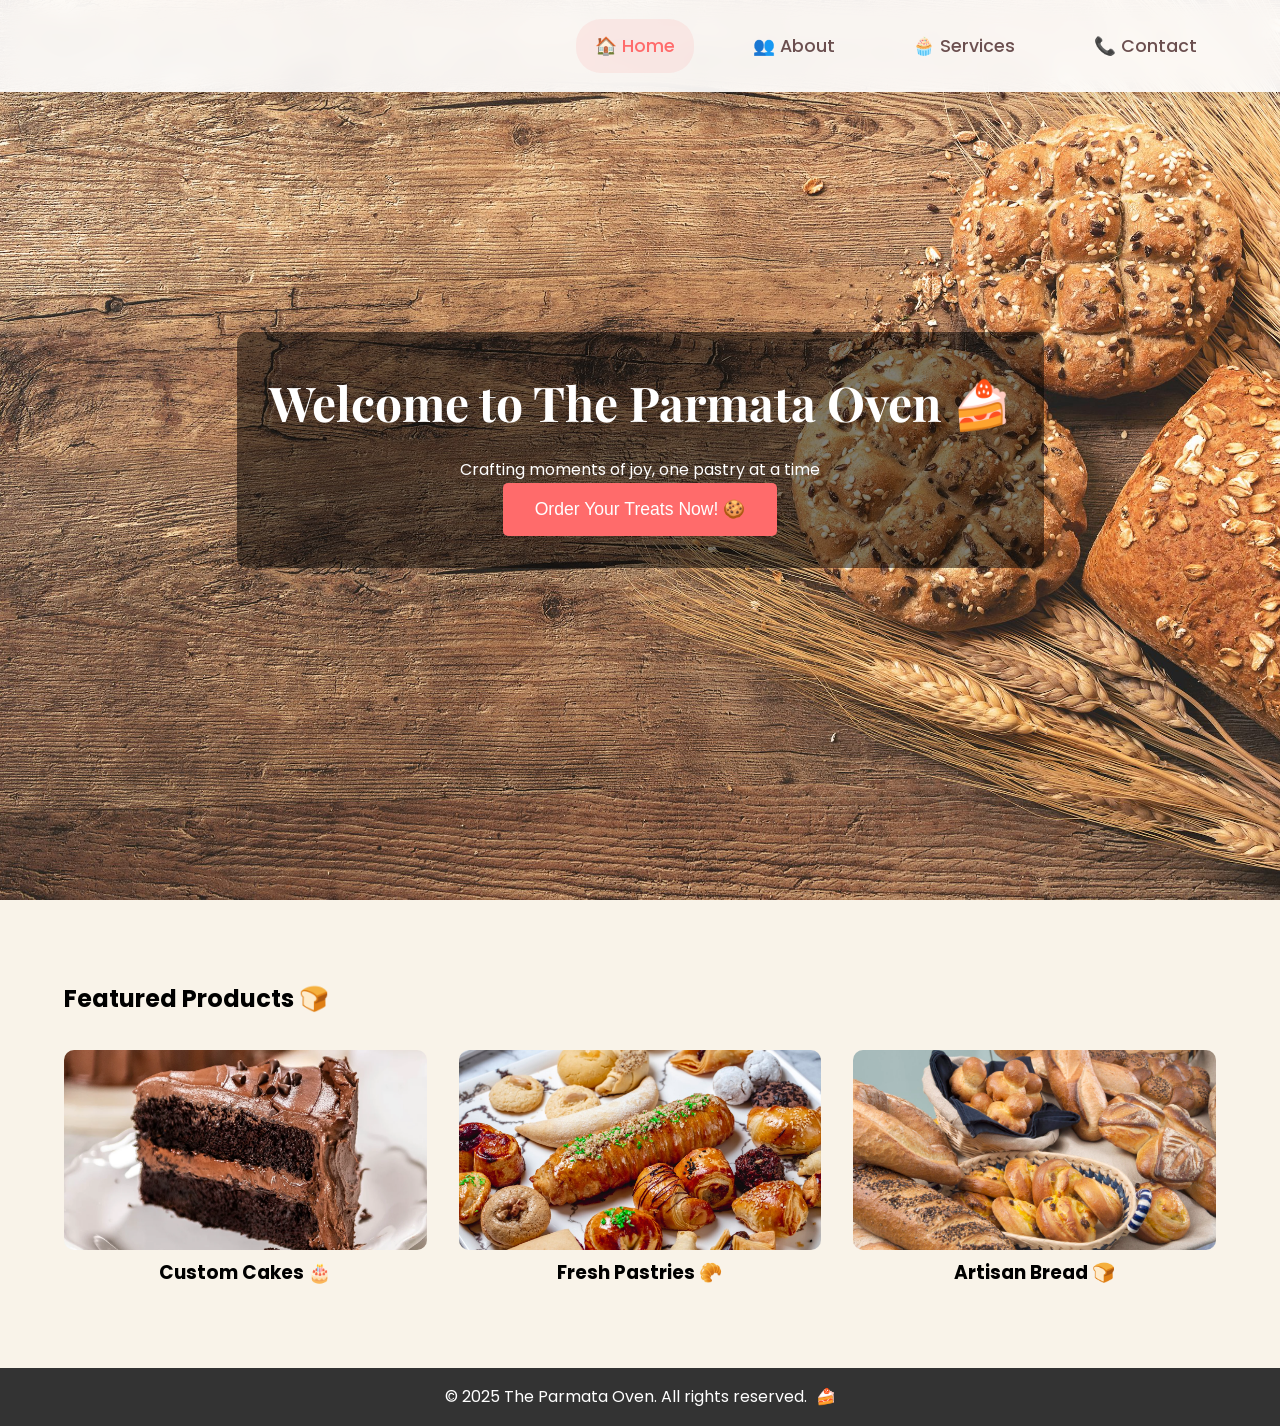
<file: index.html>
<!DOCTYPE html>
<html lang="en">
<head>
    <meta charset="UTF-8">
    <meta name="viewport" content="width=device-width, initial-scale=1.0">
    <title>The Parmata Oven</title>
    <link rel="stylesheet" href="styles/home.css">
    <link href="https://fonts.googleapis.com/css2?family=Playfair+Display:wght@400;700&family=Poppins:wght@300;400;500&display=swap" rel="stylesheet">
</head>
<body>
    <nav>
        <div class="nav-links">
            <a href="index.html">🏠 Home</a>
            <a href="about.html">👥 About</a>
            <a href="services.html">🧁 Services</a>
            <a href="contact.html">📞 Contact</a>
        </div>
        <div class="hamburger">☰</div>
    </nav>

    <header class="hero">
        <div class="hero-content">
            <h1>Welcome to The Parmata Oven 🍰</h1>
            <p>Crafting moments of joy, one pastry at a time</p>
            <button class="cta-button">Order Your Treats Now! 🍪</button>
        </div>
    </header>

    <main>
        <section class="featured">
            <h2>Featured Products 🍞</h2>
            <div class="products-grid">
                <div class="product">
                    <img src="images/cake.jpg" alt="Custom Cakes">
                    <h3>Custom Cakes 🎂</h3>
                </div>
                <div class="product">
                    <img src="images/pastries.jpg" alt="Fresh Pastries">
                    <h3>Fresh Pastries 🥐</h3>
                </div>
                <div class="product">
                    <img src="images/bread.jpg" alt="Artisan Bread">
                    <h3>Artisan Bread 🍞</h3>
                </div>
            </div>
        </section>
    </main>

    <footer>
        <div class="footer-content">
            <p>&copy; 2025 The Parmata Oven. All rights reserved. <span class="cake-icon">🍰</span></p>
        </div>
    </footer>

    <script src="scripts/home.js"></script>
</body>
</html>
</file>
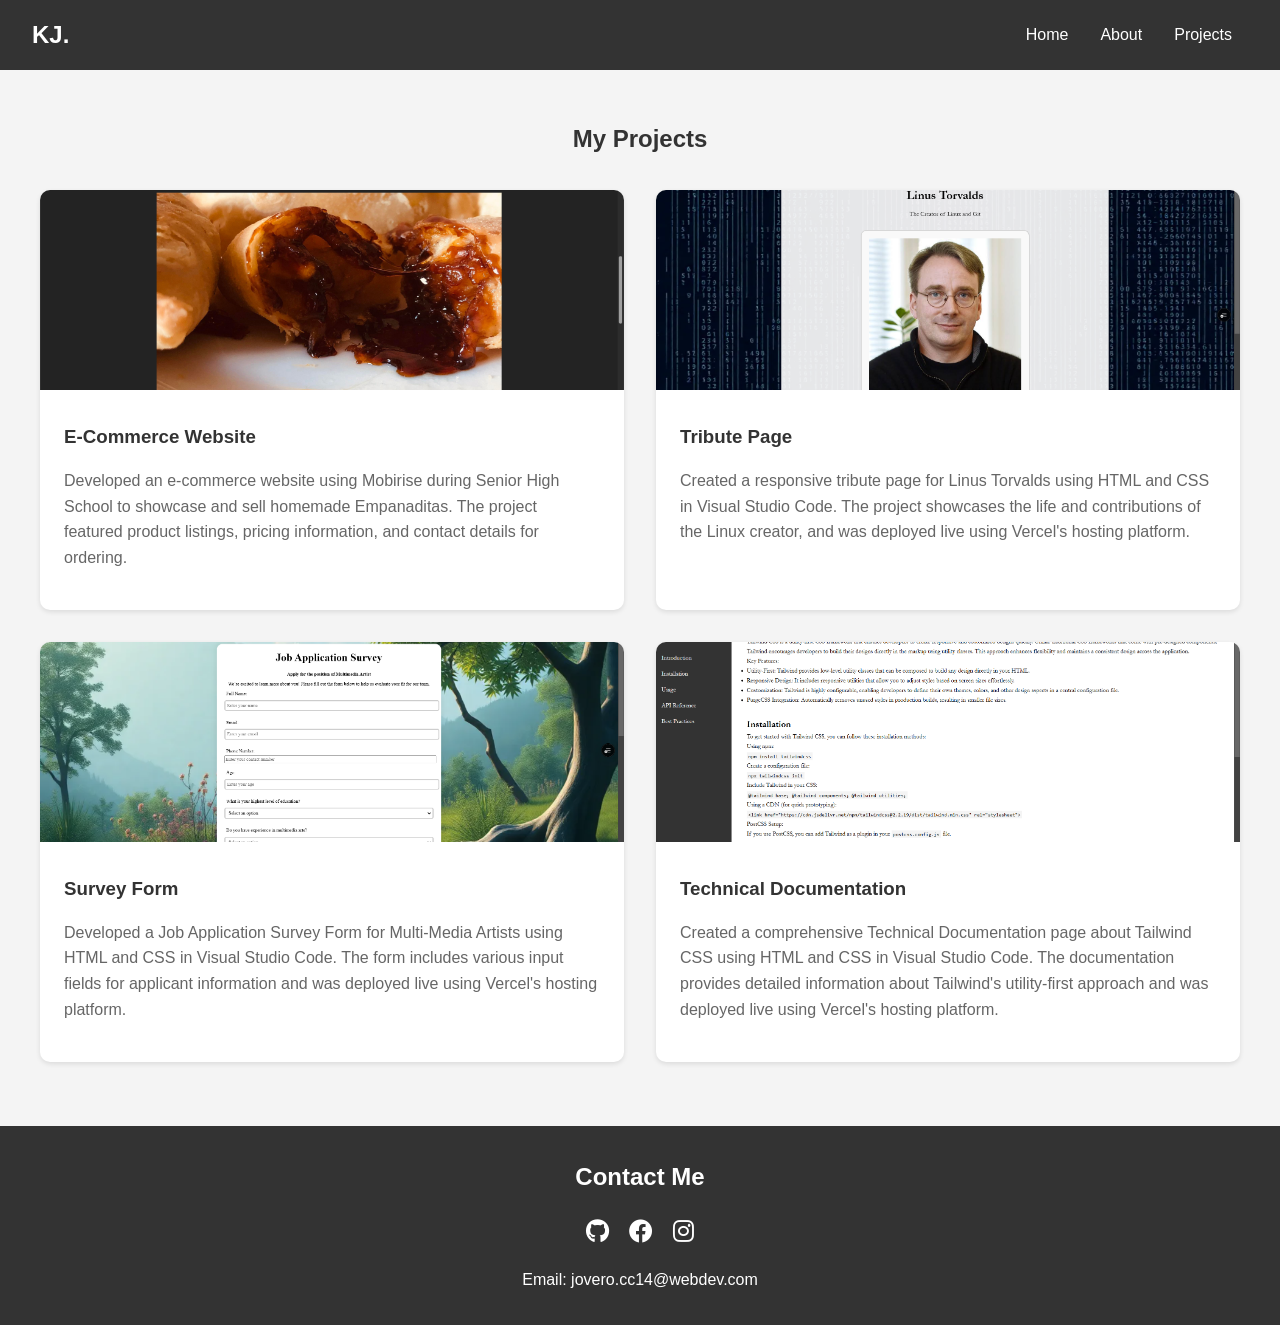
<file: projects.html>
<!DOCTYPE html>
<html lang="en">
<head>
    <meta charset="UTF-8">
    <meta name="viewport" content="width=device-width, initial-scale=1.0">
    <title>Projects - Web Developer Portfolio</title>
    <link rel="stylesheet" href="css/style.css">
    <link rel="stylesheet" href="css/projects.css">
    <link rel="stylesheet" href="https://cdnjs.cloudflare.com/ajax/libs/font-awesome/6.0.0/css/all.min.css">
</head>
<body>
    <nav class="navbar">
        <div class="logo">KJ.</div>
        <ul class="nav-links">
            <li><a href="index.html">Home</a></li>
            <li><a href="about.html">About</a></li>
            <li><a href="projects.html" class="active">Projects</a></li>
        </ul>
        <div class="hamburger">
            <span></span>
            <span></span>
            <span></span>
        </div>
    </nav>

    <section class="projects-section">
        <h1>My Projects</h1>
        
        <div class="projects-grid">
            <div class="project-card">
                <img src="images/project1.png" alt="Project 1">
                <div class="project-info">
                    <h3>E-Commerce Website</h3>
                    <p>Developed an e-commerce website using Mobirise during Senior High School to showcase and sell homemade Empanaditas. The project featured product listings, pricing information, and contact details for ordering.</p>
                </div>
            </div>

            <div class="project-card">
                <img src="images/project2.png" alt="Project 2">
                <div class="project-info">
                    <h3>Tribute Page</h3>
                    <p>Created a responsive tribute page for Linus Torvalds using HTML and CSS in Visual Studio Code. The project showcases the life and contributions of the Linux creator, and was deployed live using Vercel's hosting platform.</p>
                </div>
            </div>

            <div class="project-card">
                <img src="images/project3.png" alt="Project 3">
                <div class="project-info">
                    <h3>Survey Form</h3>
                    <p>Developed a Job Application Survey Form for Multi-Media Artists using HTML and CSS in Visual Studio Code. The form includes various input fields for applicant information and was deployed live using Vercel's hosting platform.</p>
                </div>
            </div>

            <div class="project-card">
                <img src="images/project4.png" alt="Project 4">
                <div class="project-info">
                    <h3>Technical Documentation</h3>
                    <p>Created a comprehensive Technical Documentation page about Tailwind CSS using HTML and CSS in Visual Studio Code. The documentation provides detailed information about Tailwind's utility-first approach and was deployed live using Vercel's hosting platform.</p>
                </div>
            </div>
        </div>
    </section>

    <footer>
        <div class="contact-info">
            <h2>Contact Me</h2>
            <div class="social-links">
                <a href="https://github.com/KKJOVS" target="_blank" rel="noopener noreferrer"><i class="fab fa-github"></i></a>
                <a href="https://facebook.com" target="_blank" rel="noopener noreferrer"><i class="fab fa-facebook"></i></a>
                <a href="https://instagram.com" target="_blank" rel="noopener noreferrer"><i class="fab fa-instagram"></i></a>
            </div>
            <p>Email: jovero.cc14@webdev.com</p>
        </div>
    </footer>

    <script src="js/main.js"></script>
    <script src="js/projects.js"></script>
</body>
</html>
</file>
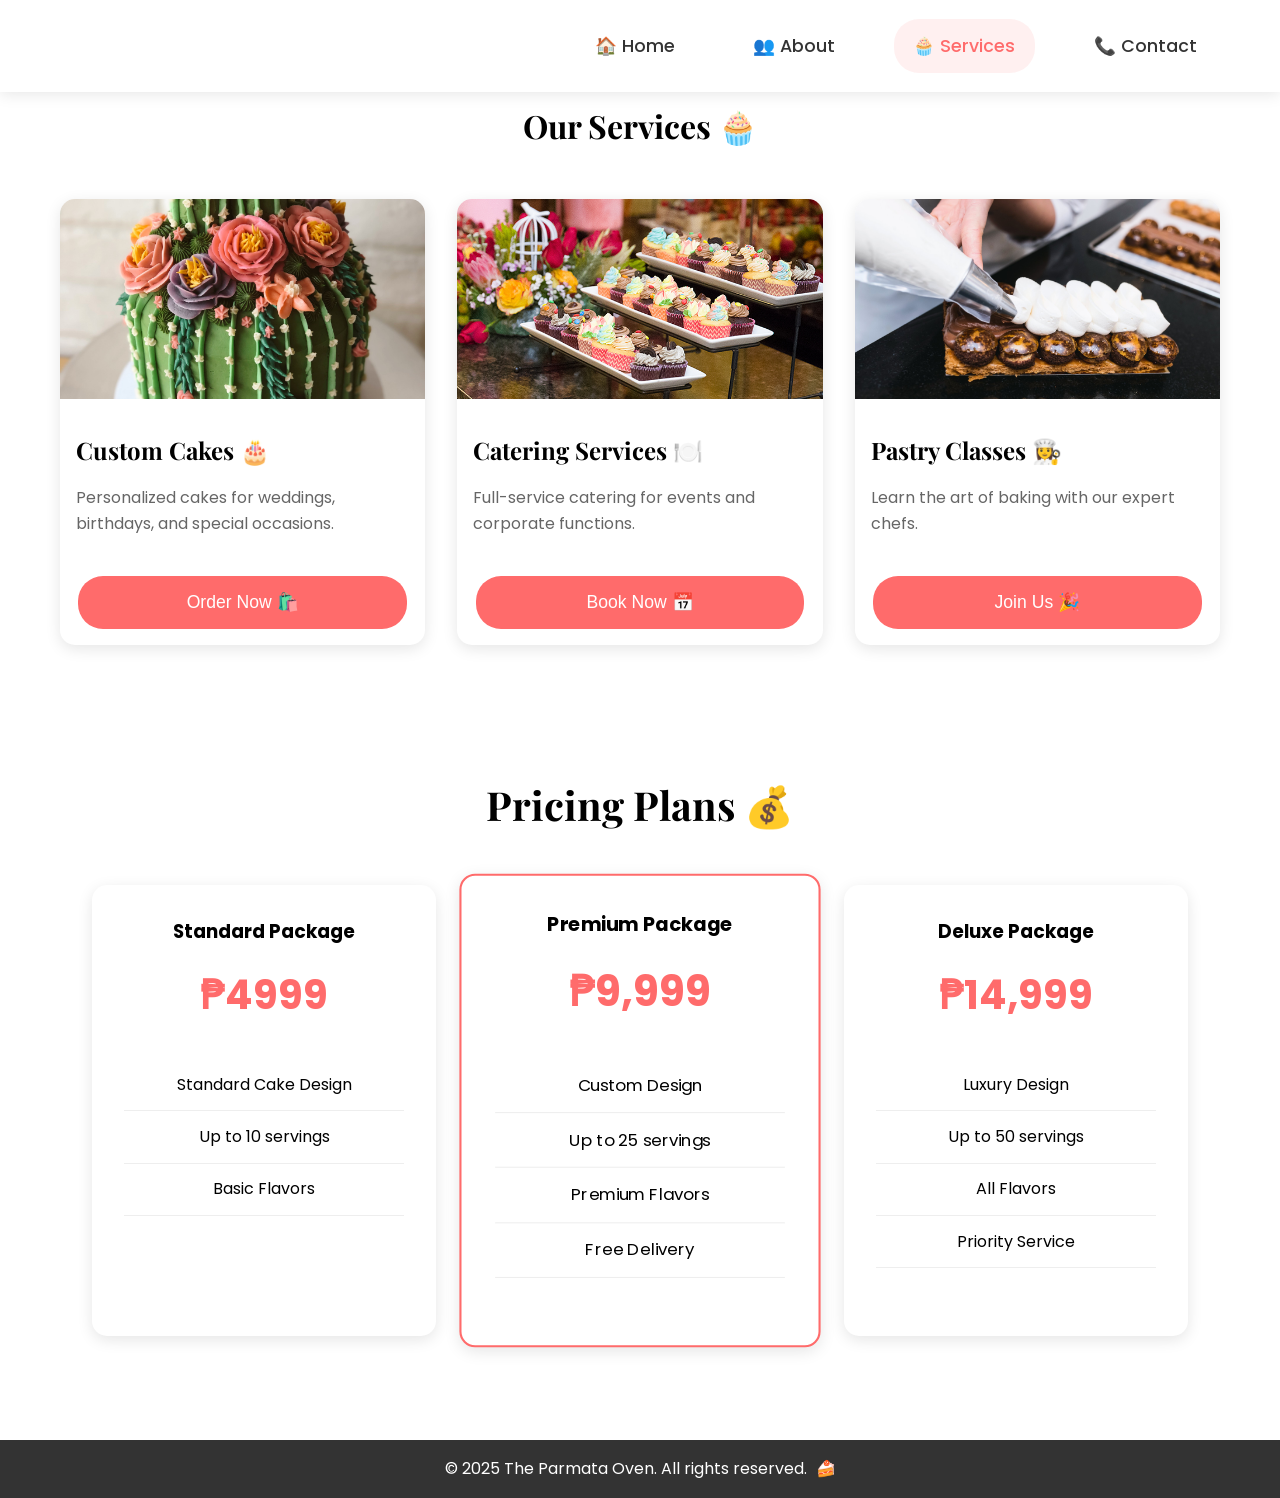
<file: services.html>
<!DOCTYPE html>
<html lang="en">
<head>
    <meta charset="UTF-8">
    <meta name="viewport" content="width=device-width, initial-scale=1.0">
    <title>Services - The Parmata Oven</title>
    <link rel="stylesheet" href="styles/services.css">
    <link href="https://fonts.googleapis.com/css2?family=Playfair+Display:wght@400;700&family=Poppins:wght@300;400;500&display=swap" rel="stylesheet">
</head>
<body>
    <nav>
        <div class="nav-links">
            <a href="index.html">🏠 Home</a>
            <a href="about.html">👥 About</a>
            <a href="services.html">🧁 Services</a>
            <a href="contact.html">📞 Contact</a>
        </div>
        <div class="hamburger">☰</div>
    </nav>

    <main class="services-container">
        <h1>Our Services 🧁</h1>
        
        <section class="services-grid">
            <div class="service-card">
                <img src="images/custom-cakes.jpg" alt="Custom Cakes">
                <h2>Custom Cakes 🎂</h2>
                <p>Personalized cakes for weddings, birthdays, and special occasions.</p>
                <button class="order-btn">Order Now 🛍️</button>
            </div>

            <div class="service-card">
                <img src="images/catering.jpg" alt="Catering">
                <h2>Catering Services 🍽️</h2>
                <p>Full-service catering for events and corporate functions.</p>
                <button class="order-btn">Book Now 📅</button>
            </div>

            <div class="service-card">
                <img src="images/pastry-classes.jpg" alt="Pastry Classes">
                <h2>Pastry Classes 👩‍🍳</h2>
                <p>Learn the art of baking with our expert chefs.</p>
                <button class="order-btn">Join Us 🎉</button>
            </div>
        </section>

        <section class="pricing">
            <h2>Pricing Plans 💰</h2>
            <div class="pricing-tables">
                <div class="price-card">
                    <h3>Standard Package</h3>
                    <p class="price">₱4999</p>
                    <ul>
                        <li>Standard Cake Design</li>
                        <li>Up to 10 servings</li>
                        <li>Basic Flavors</li>
                    </ul>
                </div>

                <div class="price-card featured">
                    <h3>Premium Package</h3>
                    <p class="price">₱9,999</p>
                    <ul>
                        <li>Custom Design</li>
                        <li>Up to 25 servings</li>
                        <li>Premium Flavors</li>
                        <li>Free Delivery</li>
                    </ul>
                </div>

                <div class="price-card">
                    <h3>Deluxe Package</h3>
                    <p class="price">₱14,999</p>
                    <ul>
                        <li>Luxury Design</li>
                        <li>Up to 50 servings</li>
                        <li>All Flavors</li>
                        <li>Priority Service</li>
                    </ul>
                </div>
            </div>
        </section>
    </main>

    <footer>
        <div class="footer-content">
            <p>&copy; 2025 The Parmata Oven. All rights reserved. <span class="cake-icon">🍰</span></p>
        </div>
    </footer>

    <script src="scripts/services.js"></script>
</body>
</html>
</file>
<file: styles/home.css>
* {
    margin: 0;
    padding: 0;
    box-sizing: border-box;
}

body {
    font-family: 'Poppins', sans-serif;
    line-height: 1.6;
    background-color: #f9f3e9;
}

nav {
    position: fixed;
    top: 0;
    right: 0;
    width: 100%;
    padding: 1.2rem 2rem;
    background: rgba(255, 255, 255, 0.9);
    backdrop-filter: blur(10px);
    box-shadow: 0 2px 15px rgba(0,0,0,0.1);
    z-index: 1000;
    display: flex;
    justify-content: flex-end;
}

.nav-links {
    display: flex;
    gap: 2.5rem;
    margin-right: 2rem;
}

.nav-links a {
    text-decoration: none;
    color: #6b4f4f;
    font-family: 'Poppins', sans-serif;
    font-size: 1.1rem;
    font-weight: 500;
    padding: 0.8rem 1.2rem;
    border-radius: 25px;
    transition: all 0.3s ease;
    position: relative;
}

.nav-links a:hover {
    color: #ff6b6b;
    background: rgba(255, 107, 107, 0.1);
    transform: translateY(-2px);
}

.nav-links a.active {
    color: #ff6b6b;
    background: rgba(255, 107, 107, 0.1);
}

.nav-links a:hover emoji {
    display: inline-block;
    animation: bounce 0.5s ease infinite;
}

@keyframes bounce {
    0%, 100% { transform: translateY(0); }
    50% { transform: translateY(-3px); }
}

.logo {
    display: none;
}

.hamburger {
    display: none;
    cursor: pointer;
    font-size: 1.5rem;
    padding: 0.5rem;
    border-radius: 8px;
    transition: all 0.3s ease;
}

.hamburger:hover {
    background: rgba(255, 107, 107, 0.1);
    color: #ff6b6b;
}

.hero {
    height: 100vh;
    background-image: url('../images/bakery-hero.jpg');
    background-size: cover;
    background-position: center;
    background-repeat: no-repeat;
    display: flex;
    align-items: center;
    justify-content: center;
    text-align: center;
    color: white;
}

.hero-content {
    background: rgba(0,0,0,0.5);
    padding: 2rem;
    border-radius: 10px;
}

.hero h1 {
    font-family: 'Playfair Display', serif;
    font-size: 3rem;
    margin-bottom: 1rem;
}

.cta-button {
    padding: 1rem 2rem;
    font-size: 1.1rem;
    background: #ff6b6b;
    color: white;
    border: none;
    border-radius: 5px;
    cursor: pointer;
    transition: background 0.3s ease;
}

.cta-button:hover {
    background: #ff5252;
}

.featured {
    padding: 5rem 5%;
}

.products-grid {
    display: grid;
    grid-template-columns: repeat(auto-fit, minmax(250px, 1fr));
    gap: 2rem;
    margin-top: 2rem;
}

.product {
    text-align: center;
}

.product img {
    width: 100%;
    height: 200px;
    object-fit: cover;
    border-radius: 10px;
}

footer {
    background-color: #333;
    color: white;
    text-align: center;
    padding: 1rem 0;
    position: relative;
    z-index: 10;
}

.footer-content {
    max-width: 1200px;
    margin: 0 auto;
    padding: 0 20px;
}

.cake-icon {
    margin-left: 5px;
}

@media (max-width: 768px) {
    .hamburger {
        display: block;
        position: absolute;
        right: 2rem;
        top: 1.2rem;
    }

    .nav-links {
        display: none;
        position: absolute;
        top: 100%;
        right: 1rem;
        background: white;
        width: 220px;
        flex-direction: column;
        gap: 0.5rem;
        padding: 1rem;
        border-radius: 12px;
        box-shadow: 0 4px 20px rgba(0,0,0,0.1);
        animation: slideIn 0.3s ease;
    }

    .nav-links.active {
        display: flex;
    }

    .nav-links a {
        padding: 1rem 1.5rem;
        border-radius: 8px;
        display: flex;
        align-items: center;
        gap: 10px;
    }

    @keyframes slideIn {
        from {
            opacity: 0;
            transform: translateY(-10px);
        }
        to {
            opacity: 1;
            transform: translateY(0);
        }
    }

    .hero h1 {
        font-size: 2rem;
    }
}

::-webkit-scrollbar {
    width: 8px;
}

::-webkit-scrollbar-track {
    background: #f1f1f1;
}

::-webkit-scrollbar-thumb {
    background: #ff6b6b;
    border-radius: 4px;
}

::-webkit-scrollbar-thumb:hover {
    background: #ff5252;
}
</file>
<file: css/style.css>
/* Making all zero for the behaviour of each element. */
* {
    margin: 0;
    padding: 0;
    box-sizing: border-box;
}

/* Arial font as a typeface/font */
body {
    font-family: 'Arial', sans-serif;
    line-height: 1.6;
}

/* Navigation Section */
.navbar {
    display: flex;
    justify-content: space-between;
    align-items: center;
    padding: 1rem 2rem;
    background-color: #333;
    position: fixed;
    width: 100%;
    z-index: 1000;
}

.logo {
    color: white;
    font-size: 1.5rem;
    font-weight: bold;
}

.nav-links {
    display: flex;
    list-style: none;
}

.nav-links li a {
    color: white;
    text-decoration: none;
    padding: 0.5rem 1rem;
    transition: 0.3s;
}

.nav-links li a:hover {
    color: #00ff9d;
}

.hamburger {
    display: none;
    flex-direction: column;
    cursor: pointer;
}

.hamburger span {
    width: 25px;
    height: 3px;
    background-color: white;
    margin: 2px;
    transition: 0.3s;
}

/* Hero Section  View Projects and Let's Connect */
.hero {
    height: 100vh;
    background: linear-gradient(rgba(0,0,0,0.7), rgba(0,0,0,0.7)), url('../images/hero-bg.png');
    background-size: cover;
    background-position: center;
    display: flex;
    align-items: center;
    justify-content: center;
    text-align: center;
    color: white;
}

.hero-content h1 {
    font-size: 3rem;
    margin-bottom: 1rem;
}

.hero-content h2 {
    font-size: 2rem;
    margin-bottom: 1rem;
}

.cta-button {
    display: inline-block;
    padding: 1rem 2rem;
    background-color: #00ff9d;
    color: #333;
    text-decoration: none;
    border-radius: 5px;
    margin-top: 2rem;
    transition: 0.3s;
}

.cta-button:hover {
    background-color: #00cc7a;
}

/* Skills Section */
#skills {
    padding: 4rem 2rem;
    background-color: #f4f4f4;
}

#skills h2 {
    text-align: center;
    margin-bottom: 2rem;
}

.skills-container {
    display: grid;
    grid-template-columns: repeat(3, 1fr);
    gap: 2rem;
    max-width: 1200px;
    margin: 0 auto;
}

.skill-card {
    text-align: center;
    padding: 2rem;
    background-color: white;
    border-radius: 10px;
    box-shadow: 0 2px 5px rgba(0,0,0,0.1);
    transition: 0.3s;
}

.skill-card:hover {
    transform: translateY(-5px);
}

.skill-card i {
    font-size: 3rem;
    margin-bottom: 1rem;
    color: #00ff9d;
}

/* Footer */
footer {
    background-color: #333;
    color: white;
    padding: 2rem;
    text-align: center;
}

.social-links {
    margin: 1rem 0;
}

.social-links a {
    color: white;
    font-size: 1.5rem;
    margin: 0 0.5rem;
    transition: 0.3s;
}

.social-links a:hover {
    color: #00ff9d;
}

/* Responsive Design */
@media (max-width: 768px) {
    /* This shows my hamburger menu on mobile devices */
    .hamburger {
        display: flex;
    }

    .nav-links {
        display: none;
        width: 100%;
        position: absolute;
        top: 70px;
        left: 0;
        background-color: #333;
        flex-direction: column;
        text-align: center;
    }

    .nav-links.active {
        display: flex;
    }

    .nav-links li {
        margin: 1rem 0;
    }

    .hero-content h1 {
        font-size: 2rem;
    }

    .hero-content h2 {
        font-size: 1.5rem;
    }
}
</file>
<file: css/projects.css>
.projects-section {
    padding: 120px 2rem 4rem;
    background-color: #f4f4f4;
    min-height: 100vh;
}

.projects-section h1 {
    text-align: center;
    margin-bottom: 2rem;
    color: #333;
}

.projects-grid {
    display: grid;
    grid-template-columns: repeat(2, 1fr);
    gap: 2rem;
    max-width: 1200px;
    margin: 0 auto;
}

.project-card {
    background-color: white;
    border-radius: 10px;
    overflow: hidden;
    box-shadow: 0 2px 5px rgba(0,0,0,0.1);
    transition: 0.3s;
}

.project-card:hover {
    transform: translateY(-5px);
}

.project-card img {
    width: 100%;
    height: 200px;
    object-fit: cover;
}

.project-info {
    padding: 1.5rem;
}

.project-info h3 {
    margin-bottom: 1rem;
    color: #333;
}

.project-info p {
    color: #666;
    margin-bottom: 1rem;
}

@media (max-width: 768px) {
    .projects-grid {
        grid-template-columns: 1fr;
    }
}
</file>
<file: styles/services.css>
* {
    margin: 0;
    padding: 0;
    box-sizing: border-box;
}

body {
    font-family: 'Poppins', sans-serif;
    line-height: 1.6;
}

nav {
    position: fixed;
    top: 0;
    right: 0;
    width: 100%;
    padding: 1.2rem 2rem;
    background: rgba(255, 255, 255, 0.95);
    backdrop-filter: blur(10px);
    box-shadow: 0 2px 15px rgba(0,0,0,0.1);
    z-index: 1000;
    display: flex;
    justify-content: flex-end;
}

.nav-links {
    display: flex;
    gap: 2.5rem;
    margin-right: 2rem;
}

.nav-links a {
    text-decoration: none;
    color: #333;
    font-size: 1.1rem;
    font-weight: 500;
    padding: 0.8rem 1.2rem;
    border-radius: 25px;
    transition: all 0.3s ease;
}

.nav-links a:hover {
    color: #ff6b6b;
    background: rgba(255, 107, 107, 0.1);
    transform: translateY(-2px);
}

.nav-links a.active {
    color: #ff6b6b;
    background: rgba(255, 107, 107, 0.1);
}

.logo {
    display: none;
}

.hamburger {
    display: none;
    cursor: pointer;
    font-size: 1.5rem;
    padding: 0.5rem;
    border-radius: 8px;
    transition: all 0.3s ease;
}

.services-container {
    padding-top: 100px;
    max-width: 1200px;
    margin: 0 auto;
    padding: 100px 20px 40px;
}

h1 {
    text-align: center;
    font-family: 'Playfair Display', serif;
    margin-bottom: 3rem;
}

.services-grid {
    display: grid;
    grid-template-columns: repeat(auto-fit, minmax(300px, 1fr));
    gap: 2rem;
    margin-bottom: 4rem;
}

.service-card {
    background: white;
    border-radius: 15px;
    overflow: hidden;
    box-shadow: 0 4px 15px rgba(0,0,0,0.1);
    transition: transform 0.3s ease;
}

.service-card:hover {
    transform: translateY(-10px);
}

.service-card img {
    width: 100%;
    height: 200px;
    object-fit: cover;
}

.service-card h2 {
    font-family: 'Playfair Display', serif;
    padding: 1.5rem 1rem 1rem;
    font-size: 1.5rem;
}

.service-card p {
    padding: 0 1rem 1.5rem;
    color: #666;
}

.order-btn {
    display: block;
    width: 90%;
    margin: 1rem auto;
    padding: 1rem;
    background: #ff6b6b;
    color: white;
    border: none;
    border-radius: 25px;
    cursor: pointer;
    transition: all 0.3s ease;
    font-size: 1.1rem;
}

.order-btn:hover {
    background: #ff5252;
    transform: translateY(-2px);
    box-shadow: 0 4px 15px rgba(255,107,107,0.4);
}

.pricing {
    padding: 4rem 0;
}

.pricing h2 {
    text-align: center;
    font-family: 'Playfair Display', serif;
    margin-bottom: 3rem;
    font-size: 2.5rem;
}

.pricing-tables {
    display: grid;
    grid-template-columns: repeat(auto-fit, minmax(280px, 1fr));
    gap: 2rem;
    padding: 0 2rem;
}

.price-card {
    background: white;
    padding: 2rem;
    border-radius: 15px;
    box-shadow: 0 4px 15px rgba(0,0,0,0.1);
    text-align: center;
    transition: all 0.3s ease;
}

.price-card.featured {
    transform: scale(1.05);
    border: 2px solid #ff6b6b;
}

.price-card:hover {
    transform: translateY(-10px);
}

.price {
    font-size: 2.5rem;
    font-weight: bold;
    color: #ff6b6b;
    margin: 1rem 0;
}

.price-card ul {
    list-style: none;
    padding: 0;
    margin: 2rem 0;
}

.price-card li {
    padding: 0.8rem 0;
    border-bottom: 1px solid #eee;
}

footer {
    background-color: #333;
    color: white;
    text-align: center;
    padding: 1rem 0;
    position: relative;
    z-index: 10;
}

.footer-content {
    max-width: 1200px;
    margin: 0 auto;
    padding: 0 20px;
}

.cake-icon {
    margin-left: 5px;
}

@media (max-width: 768px) {
    .hamburger {
        display: block;
        position: absolute;
        right: 2rem;
        top: 1.2rem;
    }

    .nav-links {
        display: none;
        position: absolute;
        top: 100%;
        right: 1rem;
        background: white;
        width: 220px;
        flex-direction: column;
        gap: 0.5rem;
        padding: 1rem;
        border-radius: 12px;
        box-shadow: 0 4px 20px rgba(0,0,0,0.1);
        animation: slideIn 0.3s ease;
    }

    .nav-links.active {
        display: flex;
    }

    .price-card.featured {
        transform: none;
    }

    @keyframes slideIn {
        from {
            opacity: 0;
            transform: translateY(-10px);
        }
        to {
            opacity: 1;
            transform: translateY(0);
        }
    }
}

::-webkit-scrollbar {
    width: 8px;
}

::-webkit-scrollbar-track {
    background: #f1f1f1;
}

::-webkit-scrollbar-thumb {
    background: #ff6b6b;
    border-radius: 4px;
}

::-webkit-scrollbar-thumb:hover {
    background: #ff5252;
}
</file>
